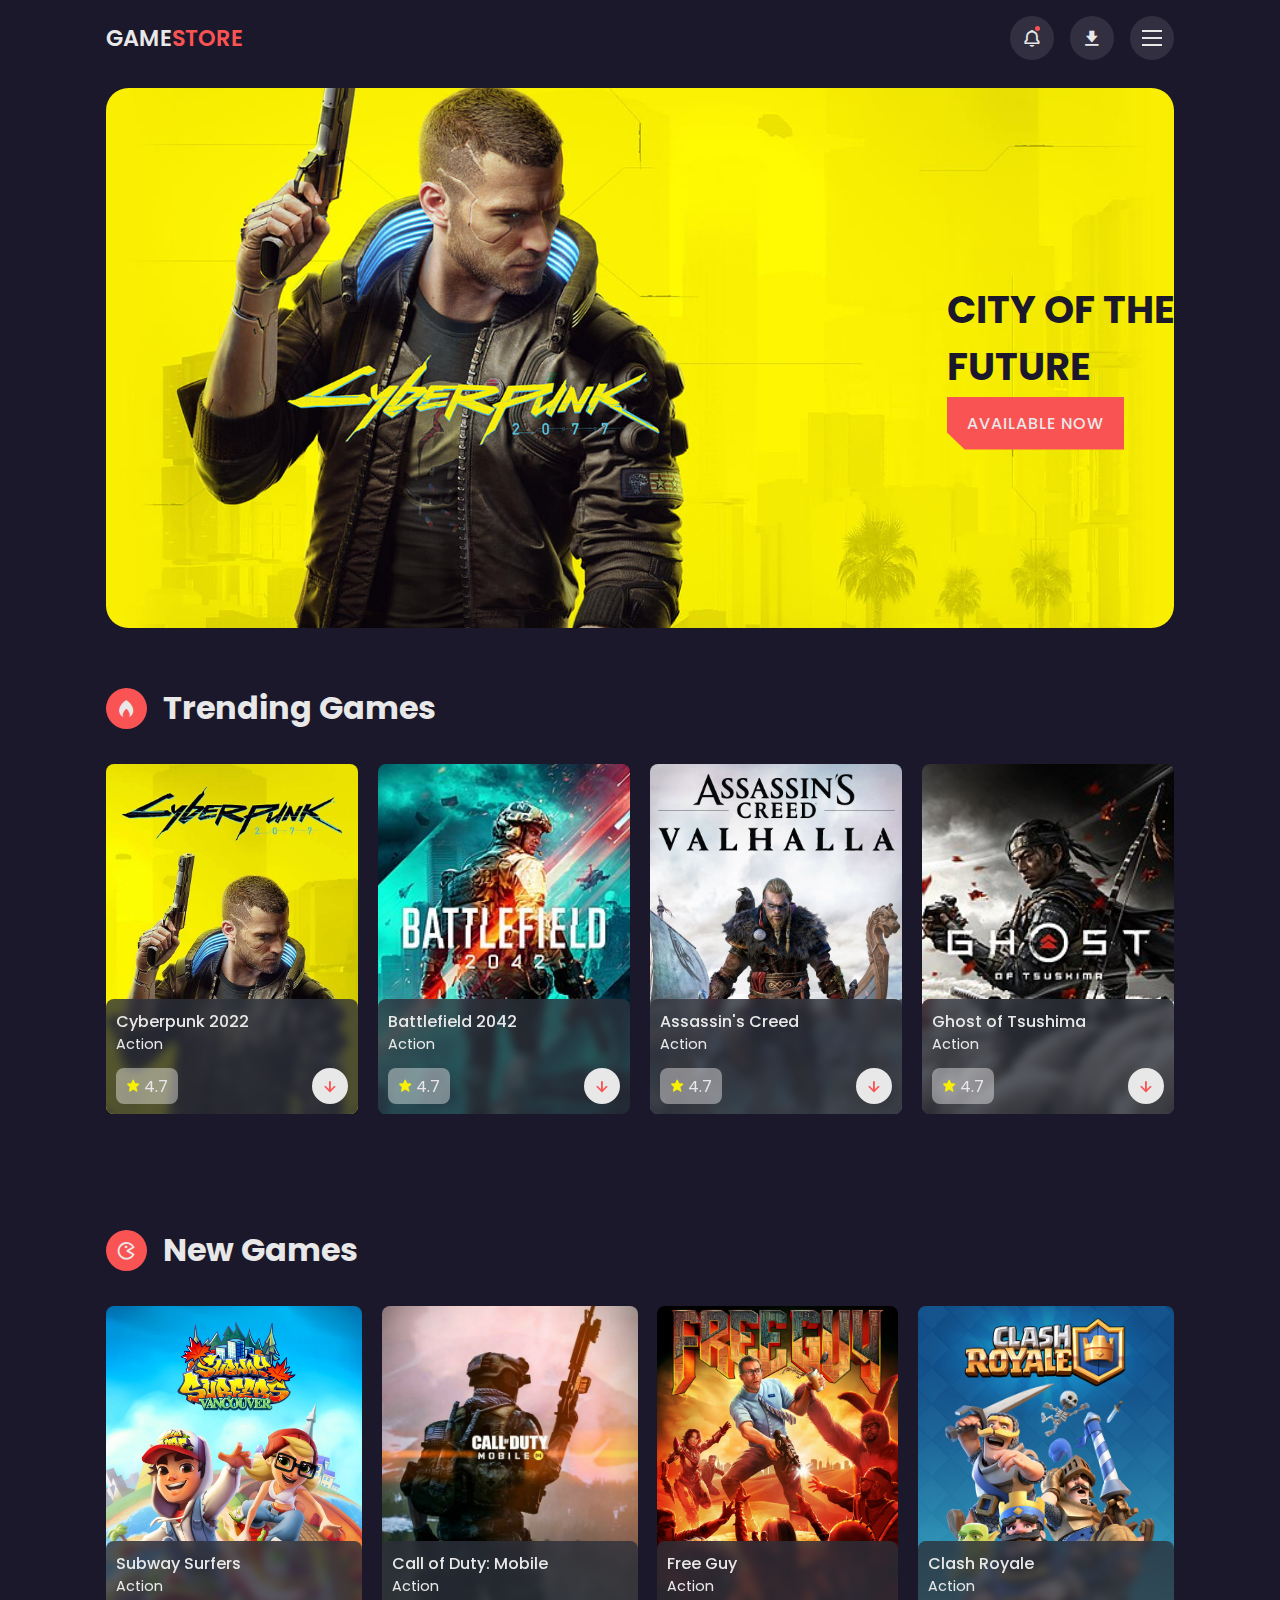
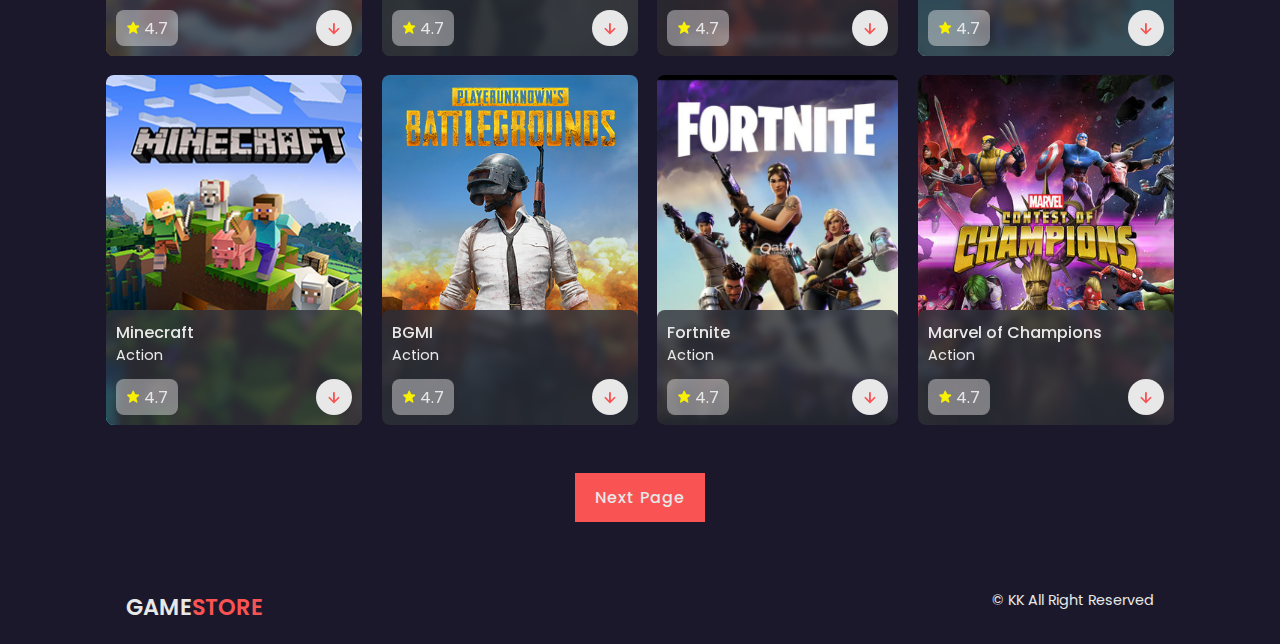
<file: index.html>
<!DOCTYPE html>
<html lang="en">
<head>
    <meta charset="UTF-8">
    <meta http-equiv="X-UA-Compatible" content="IE=edge">
    <meta name="viewport" content="width=device-width, initial-scale=1.0">
    <title>KKGaming</title>
    <link rel="short cut items" href="img/fav.png" type="image/X-icon">
    <link rel="stylesheet" href="style.css">
    <link href='https://unpkg.com/boxicons@2.1.1/css/boxicons.min.css' rel='stylesheet'>
    <!--Link Swiper CSS File-->
    <link rel="stylesheet" href="swiper-bundle.min.css">
</head>
<body>
        <!--Custom Scroll Bar-->
        <div class="progress">
            <div class="progress-bar" id="scroll-bar"></div>
        </div>
    <!--Header-->
    <header>
        <div class="nav container">
            <!--logo-->
            <a href="index.html" class="logo">Game<span>Store</span></a>
            <!--nav icons-->
            <div class="nav-icons">
                <i class='bx bx-bell bx-tada' id="bell-icon"><span></span></i>
                <i class='bx bxs-download' ></i>
                <div class="menu-icon">
                    <div class="line1"></div>
                    <div class="line2"></div>
                    <div class="line3"></div>
                </div>
            </div>
            <!--menu-->
            <div class="menu">
                <img src="img/menu.png" alt="">
                <div class="navbar">
                    <li><a href="index.html">Home</a></li>
                    <li><a href="#trending">Trending</a></li>
                    <li><a href="#new">New Game</a></li>
                    <!-- <li><a href="#action">Action Game</a></li> -->
                    <!-- <li><a href="#contact">Contact Us</a></li> -->
                </div>
            </div>
            <!--Notification-->
            <div class="notification">
                <div class="notification-box">
                    <i class='bx bxs-check-circle bx-tada' ></i>
                    <p>Welcome to KKGaming</p>
                </div>
            </div>
        </div>
    </header>
    <!--Home Section Start-->
    <section class="home container" id="home">
        <img src="img/home.png" alt="Home Image">
        <div class="home-text">
            <h1>CITY OF THE <br> FUTURE</h1>
            <a href="#" class="btn">Available Now</a>
        </div>
    </section>
    <!--Home Section End-->

    <!--Trending Section Start-->
    <section class=" trending container" id="trending">
        <div class="heading">
            <i class='bx bxs-flame'></i>
            <h1>Trending Games</h1>
        </div>
        <!--Content-->
        <div class="trending-content swiper">
            <div class="swiper-wrapper">
                <!--Slider 1 -->
                <div class="swiper-slide">
                    <div class="box">
                        <img src="img/trending1.webp" alt="">
                        <div class="box-text">
                            <h2>Cyberpunk 2022</h2>
                            <h3>Action</h3>
                            <div class="rating-download">
                                <div class="rating">
                                    <i class='bx bxs-star' ></i>
                                    <span>4.7</span>
                                </div>
                                <a href="#" class="box-btn"><i class='bx bx-down-arrow-alt' ></i></a>
                            </div>
                        </div>
                    </div>
                </div>
                <!--Slider 2 -->
                <div class="swiper-slide">
                    <div class="box">
                        <img src="img/trending2.jpg" alt="">
                        <div class="box-text">
                            <h2>Battlefield 2042</h2>
                            <h3>Action</h3>
                            <div class="rating-download">
                                <div class="rating">
                                    <i class='bx bxs-star' ></i>
                                    <span>4.7</span>
                                </div>
                                <a href="#" class="box-btn"><i class='bx bx-down-arrow-alt' ></i></a>
                            </div>
                        </div>
                    </div>
                </div>
                <!--Slider 3 -->
                <div class="swiper-slide">
                    <div class="box">
                        <img src="img/trending3.jpg" alt="">
                        <div class="box-text">
                            <h2>Assassin's Creed</h2>
                            <h3>Action</h3>
                            <div class="rating-download">
                                <div class="rating">
                                    <i class='bx bxs-star' ></i>
                                    <span>4.7</span>
                                </div>
                                <a href="#" class="box-btn"><i class='bx bx-down-arrow-alt' ></i></a>
                            </div>
                        </div>
                    </div>
                </div>
                <!--Slider 4 -->
                <div class="swiper-slide">
                    <div class="box">
                        <img src="img/trending4.jpg" alt="">
                        <div class="box-text">
                            <h2>Ghost of Tsushima</h2>
                            <h3>Action</h3>
                            <div class="rating-download">
                                <div class="rating">
                                    <i class='bx bxs-star' ></i>
                                    <span>4.7</span>
                                </div>
                                <a href="#" class="box-btn"><i class='bx bx-down-arrow-alt' ></i></a>
                            </div>
                        </div>
                    </div>
                </div>
                <!--Slider 5 -->
                <div class="swiper-slide">
                    <div class="box">
                        <img src="img/trending5.png" alt="">
                        <div class="box-text">
                            <h2>GTA V</h2>
                            <h3>Action</h3>
                            <div class="rating-download">
                                <div class="rating">
                                    <i class='bx bxs-star' ></i>
                                    <span>4.7</span>
                                </div>
                                <a href="#" class="box-btn"><i class='bx bx-down-arrow-alt' ></i></a>
                            </div>
                        </div>
                    </div>
                </div>
                <!--Slider 6 -->
                <div class="swiper-slide">
                    <div class="box">
                        <img src="img/trending6.jpg" alt="">
                        <div class="box-text">
                            <h2>Dying Light 2</h2>
                            <h3>Action</h3>
                            <div class="rating-download">
                                <div class="rating">
                                    <i class='bx bxs-star' ></i>
                                    <span>4.7</span>
                                </div>
                                <a href="#" class="box-btn"><i class='bx bx-down-arrow-alt' ></i></a>
                            </div>
                        </div>
                    </div>
                </div>
                <!--Slider 7 -->
                <div class="swiper-slide">
                    <div class="box">
                        <img src="img/trending7.png" alt="">
                        <div class="box-text">
                            <h2>Halo Infinite</h2>
                            <h3>Action</h3>
                            <div class="rating-download">
                                <div class="rating">
                                    <i class='bx bxs-star' ></i>
                                    <span>4.7</span>
                                </div>
                                <a href="#" class="box-btn"><i class='bx bx-down-arrow-alt' ></i></a>
                            </div>
                        </div>
                    </div>
                </div>
                <!--Slider 8 -->
                <div class="swiper-slide">
                    <div class="box">
                        <img src="img/trending8.png" alt="">
                        <div class="box-text">
                            <h2>Resident Evil Village</h2>
                            <h3>Action</h3>
                            <div class="rating-download">
                                <div class="rating">
                                    <i class='bx bxs-star' ></i>
                                    <span>4.7</span>
                                </div>
                                <a href="#" class="box-btn"><i class='bx bx-down-arrow-alt' ></i></a>
                            </div>
                        </div>
                    </div>
                </div>
            </div>
        </div>
    </section>
    <!--Trending Section End-->

    <!--New Section Start-->
    <section class="new container" id="new">
        <div class="heading">
            <i class='bx bx-game' ></i>
            <h1>New Games</h1>
        </div>
        <!--Content-->
        <div class="new-content">
            <!--Box 1 -->
            <div class="box">
                <img src="img/new1.jpg" alt="">
                <div class="box-text">
                    <h2>Subway Surfers</h2>
                    <h3>Action</h3>
                    <div class="rating-download">
                        <div class="rating">
                            <i class='bx bxs-star' ></i>
                            <span>4.7</span>
                        </div>
                        <a href="download.html" class="box-btn"><i class='bx bx-down-arrow-alt' ></i></a>
                    </div>
                </div>
            </div>
            <!--Box 2 -->
            <div class="box">
                <img src="img/new2.jpg" alt="">
                <div class="box-text">
                    <h2>Call of Duty: Mobile</h2>
                    <h3>Action</h3>
                    <div class="rating-download">
                        <div class="rating">
                            <i class='bx bxs-star' ></i>
                            <span>4.7</span>
                        </div>
                        <a href="#" class="box-btn"><i class='bx bx-down-arrow-alt' ></i></a>
                    </div>
                </div>
            </div>
            <!--Box 3 -->
            <div class="box">
                <img src="img/new3.jpg" alt="">
                <div class="box-text">
                    <h2>Free Guy</h2>
                    <h3>Action</h3>
                    <div class="rating-download">
                        <div class="rating">
                            <i class='bx bxs-star' ></i>
                            <span>4.7</span>
                        </div>
                        <a href="#" class="box-btn"><i class='bx bx-down-arrow-alt' ></i></a>
                    </div>
                </div>
            </div>
            <!--Box 4 -->
            <div class="box">
                <img src="img/new4.jpg" alt="">
                <div class="box-text">
                    <h2>Clash Royale</h2>
                    <h3>Action</h3>
                    <div class="rating-download">
                        <div class="rating">
                            <i class='bx bxs-star' ></i>
                            <span>4.7</span>
                        </div>
                        <a href="#" class="box-btn"><i class='bx bx-down-arrow-alt' ></i></a>
                    </div>
                </div>
            </div>
            <!--Box 5 -->
            <div class="box">
                <img src="img/new5.png" alt="">
                <div class="box-text">
                    <h2>Minecraft</h2>
                    <h3>Action</h3>
                    <div class="rating-download">
                        <div class="rating">
                            <i class='bx bxs-star' ></i>
                            <span>4.7</span>
                        </div>
                        <a href="#" class="box-btn"><i class='bx bx-down-arrow-alt' ></i></a>
                    </div>
                </div>
            </div>
            <!--Box 6 -->
            <div class="box">
                <img src="img/new6.png" alt="">
                <div class="box-text">
                    <h2>BGMI</h2>
                    <h3>Action</h3>
                    <div class="rating-download">
                        <div class="rating">
                            <i class='bx bxs-star' ></i>
                            <span>4.7</span>
                        </div>
                        <a href="#" class="box-btn"><i class='bx bx-down-arrow-alt' ></i></a>
                    </div>
                </div>
            </div>
            <!--Box 7 -->
            <div class="box">
                <img src="img/new7.png" alt="">
                <div class="box-text">
                    <h2>Fortnite</h2>
                    <h3>Action</h3>
                    <div class="rating-download">
                        <div class="rating">
                            <i class='bx bxs-star' ></i>
                            <span>4.7</span>
                        </div>
                        <a href="#" class="box-btn"><i class='bx bx-down-arrow-alt' ></i></a>
                    </div>
                </div>
            </div>
            <!--Box 8 -->
            <div class="box">
                <img src="img/new8.jpg" alt="">
                <div class="box-text">
                    <h2>Marvel of Champions</h2>
                    <h3>Action</h3>
                    <div class="rating-download">
                        <div class="rating">
                            <i class='bx bxs-star' ></i>
                            <span>4.7</span>
                        </div>
                        <a href="#" class="box-btn"><i class='bx bx-down-arrow-alt' ></i></a>
                    </div>
                </div>
            </div>

        </div>
        <div class="next-page">
            <a href="#">Next Page</a>
        </div>
    </section>
    <!--New Section End-->
    <!--copyright-->
    <div class="copyright container">
        <a href="#" class="logo">Game<Span>Store</Span></a>
        <p>&#169; KK All Right Reserved</p>
    </div>
            











    <!--Link Swiper Js File-->
    <script src="swiper-bundle.min.js"></script>
    <script src="main.js"></script>
</body>
</html>
</file>
<file: style.css>
@import url('https://fonts.googleapis.com/css2?family=Poppins:wght@400;500;600;700&display=swap');
*{
    font-family: 'Poppins', sans-serif;
    margin: 0;
    padding: 0;
    scroll-behavior: smooth;
    box-sizing: border-box;
    list-style: none;
    text-decoration: none;
    scroll-padding-top: 2rem;
}
:root{
    --main-color: #fa5353;
    --dark-color: #1b182b;
    --light-color: #322f40;
    --text-color: hsl(0,0%,91%); 
}
::selection{
    color: var(--text-color);
    background: var(--main-color);
}
section{
    padding: 4rem 0 3rem;
}
img{
    width: 100%;
}
body{
    color: var(--text-color);
    background: var(--dark-color);
}
.container{
    max-width: 1068px;
    margin: auto;
    width: 100%;
}
/*Header*/
header{
    position: fixed;
    top: 0;
    left: 0;
    width: 100%;
    background:var(--dark-color);
    z-index: 100;
}
/*Nav*/
.nav{
    display: flex;
    align-items:center;
    justify-content: center;
    padding: 16px 0;
}
/*Logo*/
.logo{
    font-size: 1.4rem;
    font-weight: 600;
    color: var(--text-color);
    text-transform: uppercase;
    margin: 0 auto 0 0;
}
.logo span{
    color: var(--main-color);
}
/*nav-icons*/
.nav-icons{
    display: flex;
    align-items: center;
    column-gap: 1rem;
}
.nav-icons .bx{
    font-size: 20px;
    height: 44px;
    width: 44px;
    display: grid;
    place-items: center;
    color: var(--text-color);
    background: var(--light-color);
    border-radius: 50%;
    cursor: pointer;
}
#bell-icon{
    position: relative;
}
#bell-icon span{
    content: '';
    width: 5px;
    height: 5px;
    border-radius: 50%;
    background-color: var(--main-color);
    position: absolute;
    top: 10px;
    right: 14px;
}
/*Menu-icon*/
.menu-icon{
    display: flex;
    flex-direction: column;
    align-items: center;
    justify-content: center;
    row-gap: 5px;
    height: 44px;
    width: 44px;
    border-radius: 50%;
    background: var(--light-color);
    cursor: pointer;
    z-index: 200;
    transform: 0.3s;
}
.menu-icon div{
    display: block;
    background: var(--text-color);
    height: 2px;
    width: 20px;
    transform: 0.3s;
}
.move .line1{
    transform: rotate(-45deg) translate(-5px, 5px);
}
.move .line2{
    opacity: 0;
}
.move .line3{
    transform: rotate(45deg) translate(-5px, -5px);
}
/*menu*/
.menu{
    position: fixed;
    left: 0;
    top: 0;
    width: 100%;
    height: 100vh;
    background: rgb(0, 0, 14, 0.9);
    z-index: 106;
    display: flex;
    align-items: center;
    justify-content: space-between;
    transition: 0.5s;
    clip-path: circle(0% at 100% 0%);
}
.menu.active{
    clip-path: circle(144% at 100% 0%);
}
.menu img{
    width: 700px;   
}
.navbar{
    display: grid;
    row-gap: 1rem;
    text-align: right;
    padding-right: 2rem;
}
.navbar a{
    font-size: 1.6rem;
    font-weight: 500;
    color: var(--text-color);
    transition: 0.2s;
}
.navbar a:hover{
    border-bottom: 4px solid var(--main-color);
    font-size: 1.8rem;
}
/*Notification*/
.notification{
    position: absolute;
    top: 110%;
    right: 5rem;
    background: var(--light-color); 
    width: 300px;
    height: 350px;
    border-radius: 0.5rem;
    padding: 10px;
    display: flex;
    flex-direction: column;
    row-gap: 1rem;
    transition: 0.3s;
    clip-path: circle(0% at 100% 0%);
}
.notification.active{
    clip-path: circle(144% at 100% 0%);
    transition: 0.3s;
}
.notification-box{
    display: flex;
    align-items: baseline;
    column-gap: 1rem;
    border-radius: 0.5rem;
    background:var(--dark-color);
    padding: 10px;
}
.notification-box .bx{
    color: rgb(11, 182, 11);
}
/*Home*/
.home{
    position: relative;
    min-height: 540px;
    display: flex;
    align-items: center;
    justify-content: flex-end;
    margin-top: 5rem;
}
.home img{
    position: absolute;
    width: 100%;
    height: 100%;
    object-fit: cover;
    border-radius: 1.4rem;
    z-index: -1;
}
.hone-text{
    padding-right: 4rem;
    text-align: right;
}
.home-text h1{
    font-size: 2.4rem;
    text-transform: uppercase;
    color: var(--dark-color);
    margin-bottom: 1rem;
}
.btn{
    background: var(--main-color);
    padding: 15px 20px;
    color: var(--text-color);
    text-transform: uppercase;
    font-size: 1rem;
    letter-spacing: 1px;
    font-weight: 500;
    clip-path: polygon(0 0, 100% 0%, 100% 100%, 10% 100%, 0% 68%);
}
.btn:hover{
    background: var(--light-color);
    transition: 0.3s all linear;
}
/*Heading*/
.heading{
    display: flex;
    align-items: center;
    column-gap: 1rem;
    margin-bottom: 2rem;
}
.heading .bx{
    font-size: 21px;
    color: var(--text-color);
    background: var(--main-color);
    padding: 10px;
    border-radius: 5rem;
}
.heading h2{
    font-size: 1.2rem;
    font-weight: 500;
}
.box{
    position: relative;
    width: 100%;
    height: 350px;
    border-radius: 0.5rem;
}
.box img{
    width: 100%;
    height: 100%;
    object-fit: cover;
    border-radius: 0.5rem;
}
.box .box-text{
    position: absolute;
    left: 0;
    right: 0;
    bottom: 0;
    padding: 10px;
    background: hsl(227, 14%, 20%, 0.8);
    backdrop-filter: blur(4px);
    border-radius: 0.5rem;
}
.box .box-text h2{
    font-size: 1rem;
    font-weight: 500;
}
.box .box-text h3{
    font-size: 0.9rem;
    font-weight: 400;
    margin-bottom: 0.8rem;
}
.rating-download{
    display: flex;
    justify-content: space-between;
}
.rating{
    display: flex;
    align-items: center;
    column-gap: 4px;
    background: hsl(0, 0%, 100%, 0.4);
    padding: 4px 10px;
    border-radius: 0.5rem;
}
.rating .bx{
    color: #faf102;
    font-size: 0.9rem;
}
.rating .span{
    color: #faf102;
    font-size: 0.9rem;
}
.box-btn .bx{
    padding: 8px;
    background: var(--text-color);
    border-radius: 4rem;
    color: var(--main-color);
    font-weight: 400;
    font-size: 20px;
}
.box-btn .bx:hover{
    background: var(--dark-color);
}
/* New */
.new-content{
    display: grid;
    grid-template-columns: repeat(auto-fit,minmax(240px, auto));
    gap: 1.2rem;
}
.next-page{
    display: flex;
    justify-content: center;
    align-items: center;
    margin-top: 3rem;
}
.next-page a{
    background: var(--main-color); 
    padding: 12px 20px;
    color: var(--text-color);
    letter-spacing: 1px;
    font-weight: 500;
}
.next-page a:hover{
    background: var(--light-color);
    transition: 0.3S ALL linear;
}
.copyright{
    display: flex;
    justify-content: space-between;
    padding: 20px;
}
.copyright p{
    font-size: 0.9rem;
    color: var(--text-color);
}

/*Download Page*/
.video-container video{
    width: 100%;
    aspect-ratio: 16/9;
    
}
.video-container{
    margin-top: 2rem;
}
.about{
    margin-top: 2rem;
}
.about h2{
    display: inline-flex;
    font-size: 1.4rem;
    font-weight: 500;
    border-bottom: 4px solid var(--main-color);
}
.about p{
    font-size: 0.938rem;
    margin-top: 1rem;
    text-align: justify;
}
.screenshots h2{
    display: inline-flex;
    font-size: 1.4rem;
    font-weight: 500;
    border-bottom: 4px solid var(--main-color);
    margin: 1.6rem 0;
}
.screenshots-content{
    display: grid;
    grid-template-columns: repeat(auto-fit, minmax(250px,auto));
    gap: 10px;
    justify-content: center;
    max-width: 800px;
    margin: auto;
    width: 100%;
}
.screenshots-content img{
    width: 100%;
    height: 440px;
    object-fit: cover;
}
.download{
    max-width: 800px;
    margin: auto; 
    width: 100%;
    display: grid;
    justify-content: center;
    margin-top: 2rem;
}
.download h2{
    text-align: center;
    font-size: 1.4rem;
    font-weight: 500;
    margin: 1.6rem 0;
}
.download-links{
    display: grid;
    grid-template-columns: repeat(3, 1fr);
    gap: 10px;
    margin-bottom: 2rem;
}
.download-links a{
    text-align: center;
    background: var(--main-color);
    padding: 12px 20px;
    color: var(--text-color);
    letter-spacing: 1px;
    font-weight: 500;
}
.download-links a:hover{
    background: var(--light-color);
    transition: 0.3s all ease;
}
/*Display Block for Default Scroll Bar*/
html::-webkit-scrollbar{
    display: none;
}
/*Custom Scroll Bar*/
.progress{
    position: fixed;
    top: 0;
    left: 0;
    right: 0;
    width: 100%;
    height: 4px;
    z-index: 331;
}
.progress-bar{
    height: 4px;
    background: var(--main-color);
    width:  0%; 
}
/*Responsive break points*/
@media (max-width: 1080px){
    .container{
        margin: 0 auto;
        width: 90%;
    }
    .nav{
        padding: 10px 0;
    }
    .notification{
        right: 4rem;
    }
    .menu img{
        width: 500;
    }
    section{
        padding: 3rem 0 2rem;
    }
    .home{
        min-height: 440px;
        margin-top: 4rem !important;
    }
    .home img{
        border-radius: 1rem;
    }
}
@media(max-width: 774px) {
    .notification{
        right: 1rem;
    }
    .menu img{
        width: 400px;
    }
    .home{
        min-height: 300px;
    }
    .home-text h1{
        font-size: 2rem;
    }
    .btn{
        padding: 12px 17px;
    }
    .screenshots-content{
        grid-template-columns: repeat(auto-fit, minmax(250px, 300px));
    }
}
@media(max-width: 560px){
    .menu img{
        display: none;
    }
    .menu{
        justify-content: flex-end;
    }
    .nav{
        padding: 8px 0;
    }
    .nav-icons .bx{
        height: 40px;
        width: 40px;
    }
    .home{
        min-height: 240px;
    }
    .home-text{
        padding-right: 1rem;
    }
    p{
        font-size: 0.875rem;
    }
    .download-links{
        grid-template-columns: 1fr;
    }
} 
@media (max-width:360px){
    .logo{
        font-size: 1.2rem;
    }
    .navbar a{
        font-size: 1.3rem;
    }
    .navbar a:hover{
        font-size: 1.4rem;
    }
    .notification{
        width: 270px;
    }
    .home{
        min-height: 214px;
    }
    .home-text h1{
        font-size: 1.4rem;
    }
    .heading .bx{
        padding: 8px;
    }
    .box{
        height: 420px;
    }
    .copyright{
        flex-direction: column;
        align-items: center;
        row-gap: 1rem;
    }
    .copyright .logo{
        margin: 0;
    }
    .about h2,
    .screenshots h2 .download h2{
        font-size: 1.2rem;
    }
}
</file>
